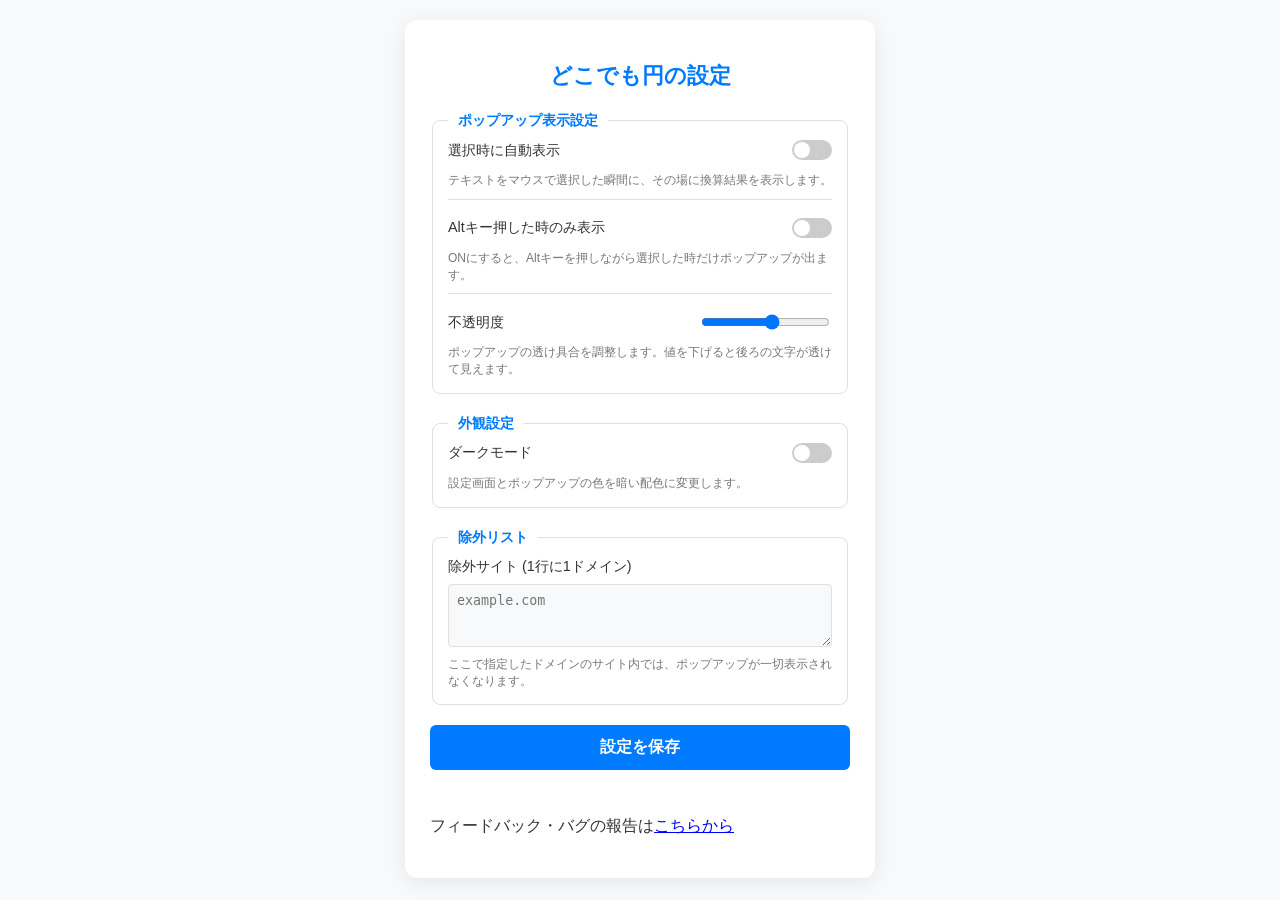
<file: main/options.html>
<!DOCTYPE html>
<html lang="ja">
<head>
  <meta charset="UTF-8">
  <title>どこでも円 - 設定</title>
  <link rel="stylesheet" href="css/options_style.css">
</head>
<body>
  <div class="container">
    <h1>どこでも円の設定</h1>

    <fieldset class="setting-group">
      <legend>ポップアップ表示設定</legend>
      
      <div class="setting-item-container">
        <div class="setting-item">
          <span class="setting-label">選択時に自動表示</span>
          <label class="switch">
            <input type="checkbox" id="auto-popup-switch">
            <span class="slider"></span>
          </label>
        </div>
        <p class="setting-desc">テキストをマウスで選択した瞬間に、その場に換算結果を表示します。</p>
      </div>
    
      <div id="popup-sub-settings">
        <div class="setting-item-container">
          <div class="setting-item">
            <span class="setting-label">Altキー押した時のみ表示</span>
            <label class="switch">
              <input type="checkbox" id="alt-key-switch">
              <span class="slider"></span>
            </label>
          </div>
          <p class="setting-desc">ONにすると、Altキーを押しながら選択した時だけポップアップが出ます。</p>
        </div>
    
        <div class="setting-item-container">
          <div class="setting-item">
            <span class="setting-label">不透明度</span>
            <input type="range" id="opacity-range" min="0.1" max="1.0" step="0.1">
          </div>
          <p class="setting-desc">ポップアップの透け具合を調整します。値を下げると後ろの文字が透けて見えます。</p>
        </div>
      </div>
    </fieldset>
    <fieldset class="setting-group">
      <legend>外観設定</legend>
      <div class="setting-item-container">
        <div class="setting-item">
          <span class="setting-label">ダークモード</span>
          <label class="switch">
            <input type="checkbox" id="dark-mode-switch">
            <span class="slider"></span>
          </label>
        </div>
        <p class="setting-desc">設定画面とポップアップの色を暗い配色に変更します。</p>
      </div>
    </fieldset>

    <fieldset class="setting-group">
      <legend>除外リスト</legend>
      <div class="setting-item-container" style="flex-direction: column; align-items: flex-start;">
        <span class="setting-label">除外サイト (1行に1ドメイン)</span>
        <textarea id="exclude-list" rows="3" placeholder="example.com"></textarea>
        <p class="setting-desc">ここで指定したドメインのサイト内では、ポップアップが一切表示されなくなります。</p>
      </div>
    </fieldset>

    <button id="save" class="save-btn">設定を保存</button>
    <div id="status" class="status"></div>
    <p>フィードバック・バグの報告は<a href="https://github.com/kudaken0/dokodemo-en/issues" target="_blank" style="color: blue">こちらから</a></p>
  </div>
  <script src="options.js"></script>
</body>
</html>
</file>
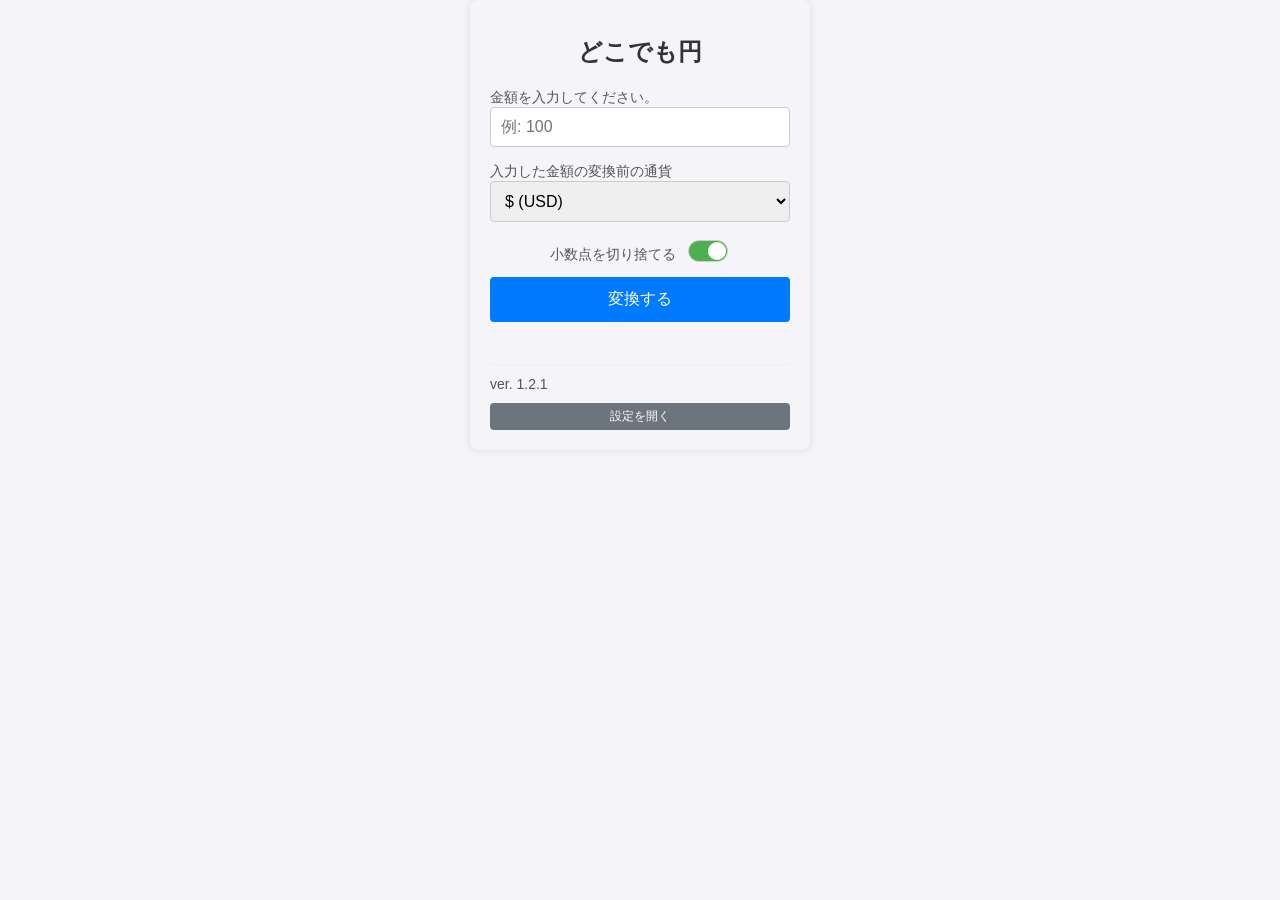
<file: main/popup.html>
<!DOCTYPE html>
<html lang="ja">
<head>
  <meta charset="UTF-8" />
  <link rel="stylesheet" href="css/style.css" />
  <title>どこでも円</title>
</head>
<body>
  <h1>どこでも円</h1>

  <label for="amount">金額を入力してください。</label>
  <input type="text" id="amount" placeholder="例: 100" />

  <label for="currency">入力した金額の変換前の通貨</label>
  <select id="currency">
    <option value="USD_JPY">$ (USD)</option>
    <option value="EUR_JPY">€ (EUR)</option>
    <option value="GBP_JPY">£ (GBP)</option>
    <option value="AUD_JPY">A$ (AUD)</option>
    <option value="CAD_JPY">C$ (CAD)</option>
    <option value="CHF_JPY">CHF (CHF)</option>
    <option value="TRY_JPY">₺ (TRY)</option>
    <option value="ZAR_JPY">ZAR (ZAR)</option>
    <option value="MXN_JPY">MX$ (MXN)</option>
  </select>

  <div id="form-area">
    <div id="switch-area">
      <label for="round-switch">小数点を切り捨てる</label>
      <input type="checkbox" id="round-switch" checked />
    </div>
  </div>

  <div id="conversion-output"></div>

  <button id="convert">変換する</button>
  <p id="conversion"></p>
  <div style="text-align: center; margin-top: 15px; border-top: 1px solid #eee; padding-top: 10px;">
</div>
  <label>ver. 1.2.1</label>
  <button id="open-options" style="background-color: #6c757d; font-size: 12px; padding: 5px; margin-top: 10px;">設定を開く</button>

  <script src="popup.js"></script>
</body>
</html>
</file>
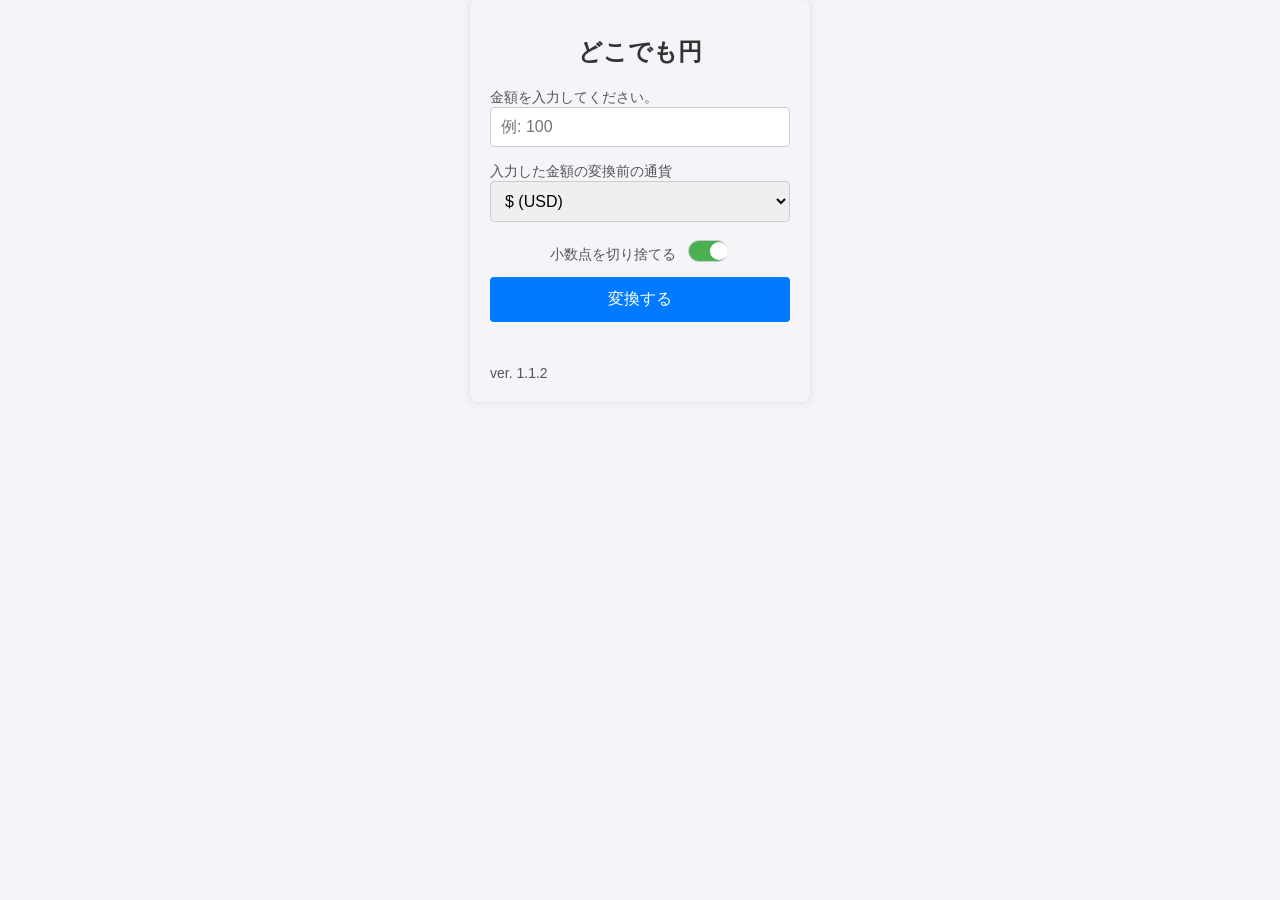
<file: 本体/popup.html>
<!DOCTYPE html>
<html lang="ja">
<head>
  <meta charset="UTF-8" />
  <link rel="stylesheet" href="css/style.css" />
  <title>どこでも円</title>
</head>
<body>
  <h1>どこでも円</h1>

  <label for="amount">金額を入力してください。</label>
  <input type="text" id="amount" placeholder="例: 100" />

  <label for="currency">入力した金額の変換前の通貨</label>
  <select id="currency">
    <option value="USD_JPY">$ (USD)</option>
    <option value="EUR_JPY">€ (EUR)</option>
    <option value="GBP_JPY">£ (GBP)</option>
    <option value="AUD_JPY">A$ (AUD)</option>
    <option value="CAD_JPY">C$ (CAD)</option>
    <option value="CHF_JPY">CHF (CHF)</option>
    <option value="TRY_JPY">₺ (TRY)</option>
    <option value="ZAR_JPY">ZAR (ZAR)</option>
    <option value="MXN_JPY">MX$ (MXN)</option>
  </select>

  <div id="form-area">
    <div id="switch-area">
      <label for="round-switch">小数点を切り捨てる</label>
      <input type="checkbox" id="round-switch" checked />
    </div>
  </div>

  <div id="conversion-output"></div>

  <button id="convert">変換する</button>
  <p id="conversion"></p>
  <label>ver. 1.1.2</label>

  <script src="popup.js"></script>
</body>
</html>
</file>
<file: main/css/options_style.css>
:root {
  --bg: #f8f9fa; --card: #ffffff; --text: #333; --accent: #007BFF; --border: #e0e0e0;
}
body.dark-mode {
  --bg: #1a1a1a; --card: #2d2d2d; --text: #f0f0f0; --accent: #3794ff; --border: #444;
}
body {
  background-color: var(--bg); color: var(--text);
  font-family: 'Segoe UI', sans-serif; display: flex; justify-content: center; padding: 20px; margin: 0;
}
.container {
  background: var(--card); padding: 25px; border-radius: 12px;
  box-shadow: 0 4px 20px rgba(0,0,0,0.08); width: 100%; max-width: 420px;
}
h1 { font-size: 1.4rem; margin-bottom: 20px; text-align: center; color: var(--accent); }

/* カテゴリーのスタイル */
.setting-group {
  border: 1px solid var(--border); border-radius: 8px;
  padding: 15px; margin-bottom: 20px;
}
.setting-group legend {
  font-weight: bold; padding: 0 10px; font-size: 0.9rem; color: var(--accent);
}

.setting-item {
  display: flex; justify-content: space-between; align-items: center; margin-bottom: 12px;
}
.setting-item:last-child { margin-bottom: 0; }
.setting-label { font-size: 0.9rem; }

input[type="number"] {
  width: 50px; padding: 5px; border: 1px solid var(--border); border-radius: 4px; background: var(--bg); color: var(--text);
}
textarea {
  width: 100%; margin-top: 8px; border: 1px solid var(--border); border-radius: 4px;
  background: var(--bg); color: var(--text); padding: 8px; box-sizing: border-box; resize: vertical;
}

/* スイッチ・ボタン類 */
.switch { position: relative; display: inline-block; width: 40px; height: 20px; }
.switch input { opacity: 0; width: 0; height: 0; }
.slider {
  position: absolute; cursor: pointer; top: 0; left: 0; right: 0; bottom: 0;
  background-color: #ccc; transition: .4s; border-radius: 20px;
}
.slider:before {
  position: absolute; content: ""; height: 16px; width: 16px; left: 2px; bottom: 2px;
  background-color: white; transition: .4s; border-radius: 50%;
}
input:checked + .slider { background-color: var(--accent); }
input:checked + .slider:before { transform: translateX(20px); }

.save-btn {
  width: 100%; padding: 12px; background: var(--accent); color: white;
  border: none; border-radius: 6px; cursor: pointer; font-size: 1rem; font-weight: bold;
}
.status { text-align: center; color: #28a745; margin-top: 10px; height: 20px; font-size: 0.85rem; }

.setting-item-container {
  margin-bottom: 18px;
  padding-bottom: 10px;
  border-bottom: 1px solid var(--border);
}
.setting-item-container:last-child {
  margin-bottom: 0;
  padding-bottom: 0;
  border-bottom: none;
}

.setting-desc {
  margin: 5px 0 0 0;
  font-size: 0.75rem;
  color: #777;
  line-height: 1.4;
}
body.dark-mode .setting-desc {
  color: #aaa;
}

.setting-group {
  padding: 10px 15px 15px 15px;
}

/* 無効化されたセクションの見た目 */
.disabled-fade {
  opacity: 0.4;
  pointer-events: none;
  filter: grayscale(1);
  transition: all 0.3s ease;
}


input:disabled {
  cursor: not-allowed;
}
</file>
<file: main/css/style.css>
body {
  font-family: Arial, sans-serif;
  padding: 20px;
  background-color: #f4f4f9;
  color: #333;
  width: 300px;
  margin: 0 auto;
  box-shadow: 0 0 10px rgba(0, 0, 0, 0.1);
  border-radius: 8px;
}

body.dark-mode { background-color: #333; color: white; }

h1 {
  text-align: center;
  font-size: 24px;
  margin-bottom: 20px;
  color: #333;
}

label {
  font-size: 14px;
  margin-bottom: 5px;
  color: #555;
}

input,
select {
  width: 100%;
  padding: 10px;
  margin-bottom: 15px;
  border: 1px solid #ccc;
  border-radius: 4px;
  font-size: 16px;
  box-sizing: border-box;
}

button {
  width: 100%;
  padding: 12px;
  background-color: #007BFF;
  color: white;
  border: none;
  border-radius: 4px;
  cursor: pointer;
  font-size: 16px;
  transition: background-color 0.3s ease;
}

button:hover {
  background-color: #0056b3;
}

p {
  margin-top: 20px;
  font-size: 22px;
  font-weight: bold;
  text-align: center;
  color: #333;
  max-height: 100px;
  overflow-y: auto;
  padding-right: 10px;
  box-sizing: content-box;
}

#form-area {
  display: flex;
  flex-direction: column;
  width: 200px;
  margin: 0 auto;
}

#amount-input {
  font-size: 18px;
  padding: 8px;
  margin-bottom: 12px;
  text-align: right;
}

#switch-area {
  display: flex;
  align-items: center;
  gap: 8px;
  justify-content: center;
}

/* スイッチスタイル調整例 */
#round-switch {
  width: 40px;
  height: 20px;
  position: relative;
  appearance: none;
  background: #ccc;
  outline: none;
  border-radius: 20px;
  transition: 0.3s;
  cursor: pointer;
}

#round-switch:checked {
  background: #4caf50;
}

#round-switch::before {
  content: "";
  position: absolute;
  width: 18px;
  height: 18px;
  border-radius: 50%;
  top: 1px;
  left: 1px;
  background: white;
  transition: 0.3s;
}

#round-switch:checked::before {
  left: 19px;
}


body.dark-mode {
  background-color: #2d2d2d;
  color: #f0f0f0;
}

body.dark-mode h1, 
body.dark-mode label, 
body.dark-mode p,
body.dark-mode #conversion {
  color: #f0f0f0;
}

body.dark-mode input, 
body.dark-mode select {
  background-color: #3d3d3d;
  color: #ffffff;
  border-color: #555;
}
</file>
<file: 本体/css/style.css>
body {
  font-family: Arial, sans-serif;
  padding: 20px;
  background-color: #f4f4f9;
  color: #333;
  width: 300px;
  margin: 0 auto;
  box-shadow: 0 0 10px rgba(0, 0, 0, 0.1);
  border-radius: 8px;
}

h1 {
  text-align: center;
  font-size: 24px;
  margin-bottom: 20px;
  color: #333;
}

label {
  font-size: 14px;
  margin-bottom: 5px;
  color: #555;
}

input,
select {
  width: 100%;
  padding: 10px;
  margin-bottom: 15px;
  border: 1px solid #ccc;
  border-radius: 4px;
  font-size: 16px;
  box-sizing: border-box;
}

button {
  width: 100%;
  padding: 12px;
  background-color: #007BFF;
  color: white;
  border: none;
  border-radius: 4px;
  cursor: pointer;
  font-size: 16px;
  transition: background-color 0.3s ease;
}

button:hover {
  background-color: #0056b3;
}

p {
  margin-top: 20px;
  font-size: 22px;
  font-weight: bold;
  text-align: center;
  color: #333;
  max-height: 100px;
  overflow-y: auto;
  padding-right: 10px;
  box-sizing: content-box;
}

#form-area {
  display: flex;
  flex-direction: column;
  width: 200px;
  margin: 0 auto;
}

#amount-input {
  font-size: 18px;
  padding: 8px;
  margin-bottom: 12px;
  text-align: right;
}

#switch-area {
  display: flex;
  align-items: center;
  gap: 8px;
  justify-content: center;
}

/* スイッチスタイル調整例 */
#round-switch {
  width: 40px;
  height: 20px;
  position: relative;
  appearance: none;
  background: #ccc;
  outline: none;
  border-radius: 20px;
  transition: 0.3s;
  cursor: pointer;
}

#round-switch:checked {
  background: #4caf50;
}

#round-switch::before {
  content: "";
  position: absolute;
  width: 18px;
  height: 18px;
  border-radius: 50%;
  top: 1px;
  left: 1px;
  background: white;
  transition: 0.3s;
}

#round-switch:checked::before {
  left: 21px;
}
</file>
